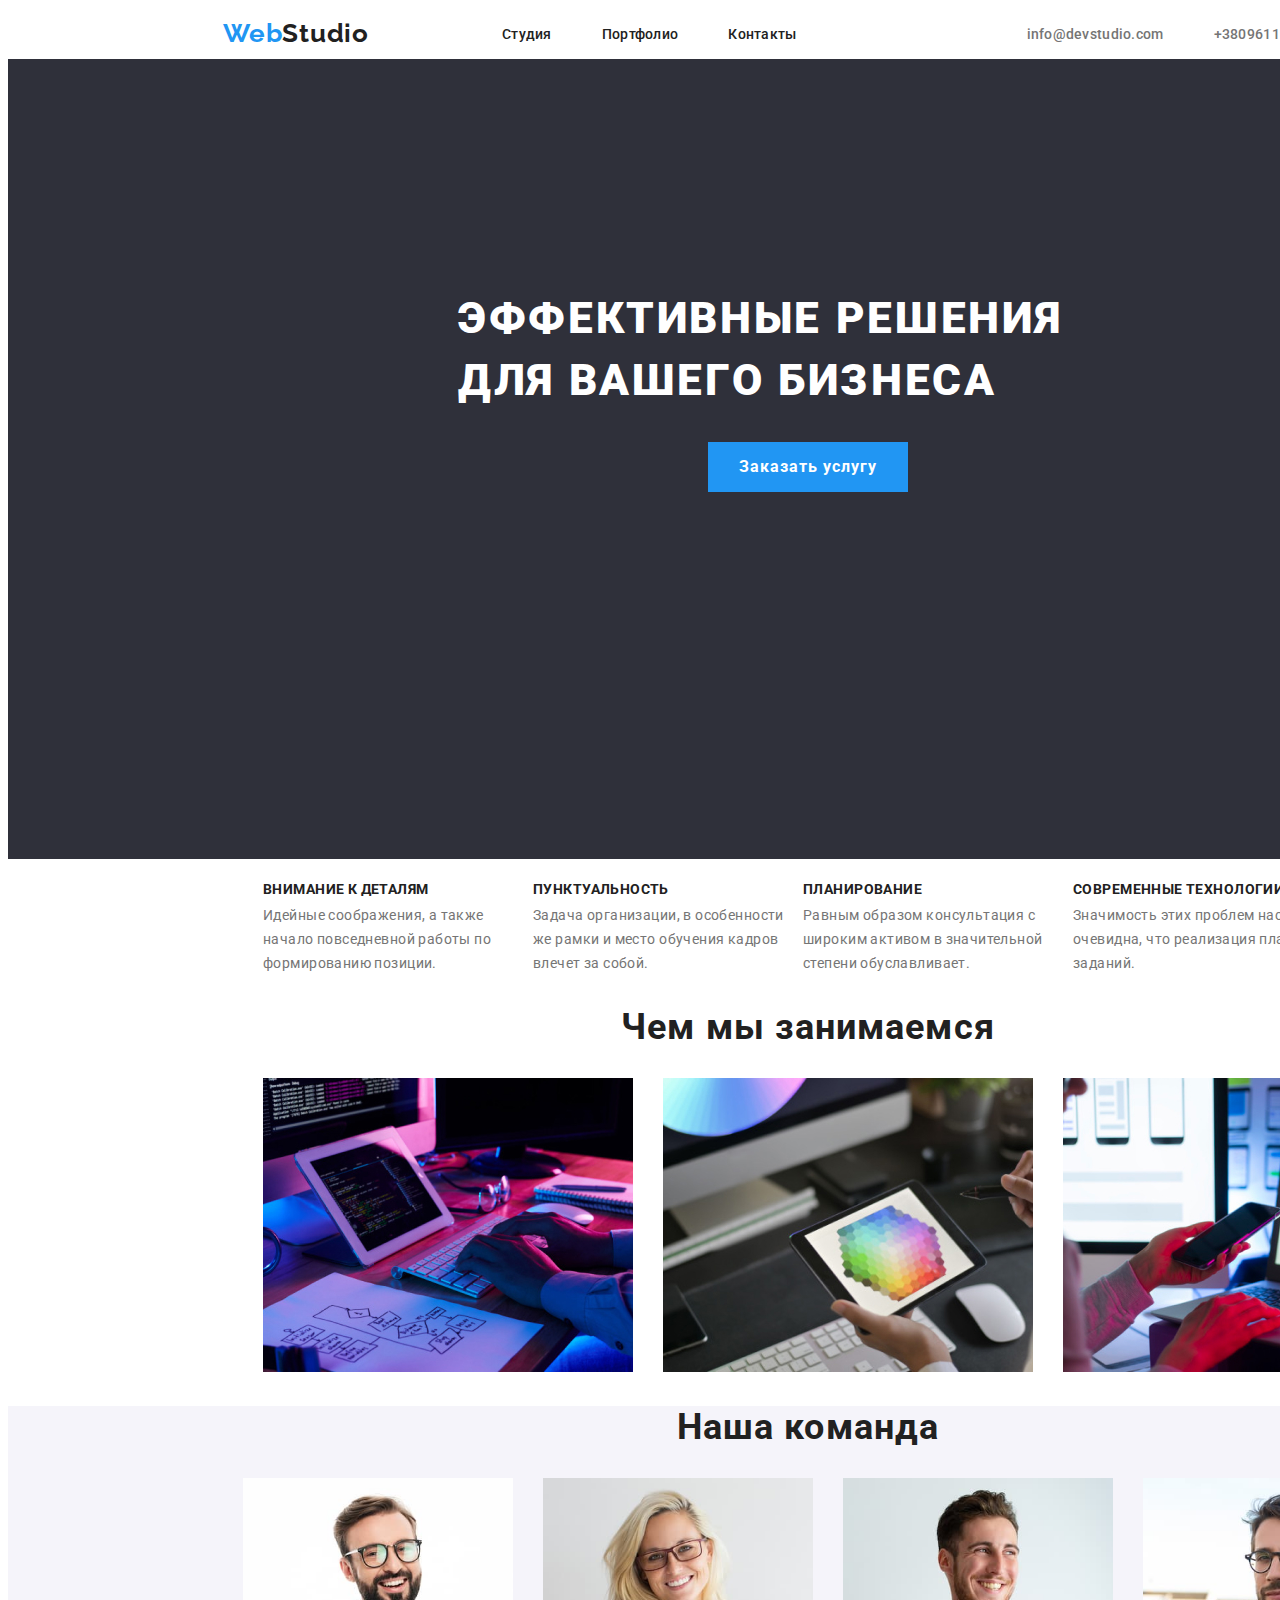
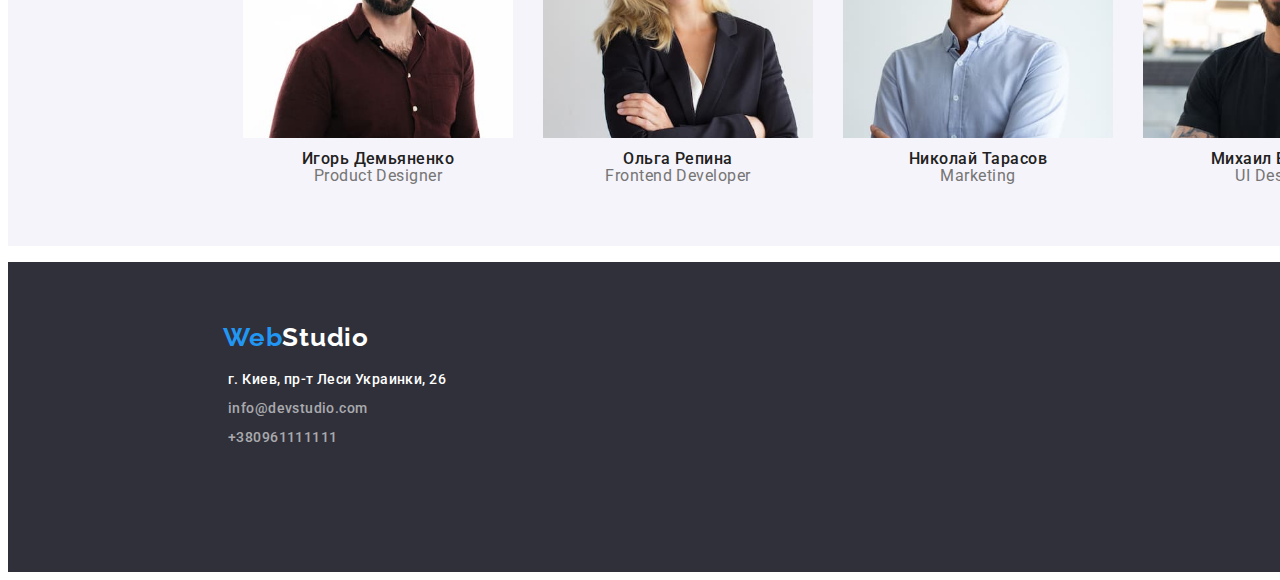
<file: index.html>
<!DOCTYPE html>
<html lang="en">

<head>
    <meta charset="UTF-8" />
    <meta http-equiv="X-UA-Compatible" content="IE=edge" />
    <meta name="viewport" content="width=device-width, initial-scale=1.0" />
    <title>WebStudio</title>
    <link rel="stylesheet" href="./css/styles.css" type="text/css" />
    <link
        href="https://fonts.googleapis.com/css2?family=Raleway:wght@700&family=Roboto:wght@400;500;700;900&display=swap"
        rel="stylesheet">
</head>

<body class="body-class">
    <header class="header-class">
        <nav class="nav-class">
          <a class="logo-header-class">
            <span class="logo-color">Web</span>Studio
          </a>
          <ul class="ul-header-nav-class">
            <li><a href="index.html">Студия</a></li>
            <li><a href="portfolio.html">Портфолио</a></li>
            <li><a href="#">Контакты</a></li>
          </ul>
          <ul class="ul-header-contacts-class">
            <li><a href="mailto:info@devstudio.com">info@devstudio.com</a></li>
            <li><a href="tel:+380961111111">+380961111111</a></li>
          </ul>
        </nav>
      </header>
    <main>
        <section class="solution-class">
            <h1 class="h1-class">ЭФФЕКТИВНЫЕ РЕШЕНИЯ ДЛЯ ВАШЕГО БИЗНЕСА</h1>
            <button type="submit">Заказать услугу</button>
        </section>
        <section class="feature-class">
            <h2>Наша Деятельность</h2>
            <ul class="ul-feature-class">
                <li>
                    <h3>ВНИМАНИЕ К ДЕТАЛЯМ</h3>
                    <p>Идейные соображения, а также начало повседневной работы по формированию позиции.</p>
                </li>
                <li>
                    <h3>ПУНКТУАЛЬНОСТЬ</h3>
                    <p>
                        Задача организации, в особенности же рамки и место обучения кадров влечет за собой.
                    </p>
                </li>
                <li>
                    <h3>ПЛАНИРОВАНИЕ</h3>
                    <p>
                        Равным образом консультация с широким активом в значительной степени обуславливает.
                    </p>
                </li>
                <li>
                    <h3>СОВРЕМЕННЫЕ ТЕХНОЛОГИИ</h3>
                    <p>Значимость этих проблем настолько очевидна, что реализация плановых заданий.</p>
                </li>
            </ul>
        </section>
        <section class="feature-photo-class">
        <h2 class="h2-class">Чем мы занимаемся</h2>
        <ul class="ul-photo-class">
            <li>
                <img src="./images/img1.jpg" width="370" alt="loading..." />
            </li>
            <li>
                <img src="./images/img2.jpg" width="370" alt="loading..." />
            </li>
            <li>
                <img src="./images/img3.jpg" width="370" alt="loading..." />
            </li>
        </ul>
        </section>
        <section class="our-team-class">
            <h2 class="h2-class">Наша команда</h2>
            <ul class="ul-our-team-class">
                <li>
                    <a href="#">
                        <img src="./images/person1.jpg" width="270" alt="loading..." />
                    </a>
                    <h3>Игорь Демьяненко</h3>
                    <p>Product Designer</p>
                </li>
                <li>
                    <a href="#">
                        <img src="./images/person2.jpg" width="270" alt="loading..." />
                    </a>
                    <h3>Ольга Репина</h3>
                    <p>Frontend Developer</p>
                </li>
                <li>
                    <a href="#">
                        <img src="./images/person3.jpg" width="270" alt="loading..." />
                    </a>
                    <h3>Николай Тарасов</h3>
                    <p>Marketing</p>
                </li>
                <li>
                    <a href="#">
                        <img src="./images/person4.jpg" width="270" alt="loading..." />
                    </a>
                    <h3>Михаил Ермаков</h3>
                    <p>UI Designer</p>
                </li>
            </ul>
        </section>
    </main>
    <footer class="footer-class">

        <nav class="nav-footer-class">
            <a class="logo-footer-class">
                <span class="logo-color">Web</span>Studio
            </a>
            <ul class="ul-footer-contacts-class">
                
                <li>
                    <a class="adress-class" href="https://goo.gl/maps/QNoGTg8LNehKVeXf8" target="_blank">г. Киев, пр-т Леси Украинки, 26</a>
                </li>
                <li><a href="mailto:info@devstudio.com">info@devstudio.com</a></li>
                <li><a href="tel:+380961111111">+380961111111</a></li>
            </ul>
        </nav>
    </footer>
</body>

</html>
</file>
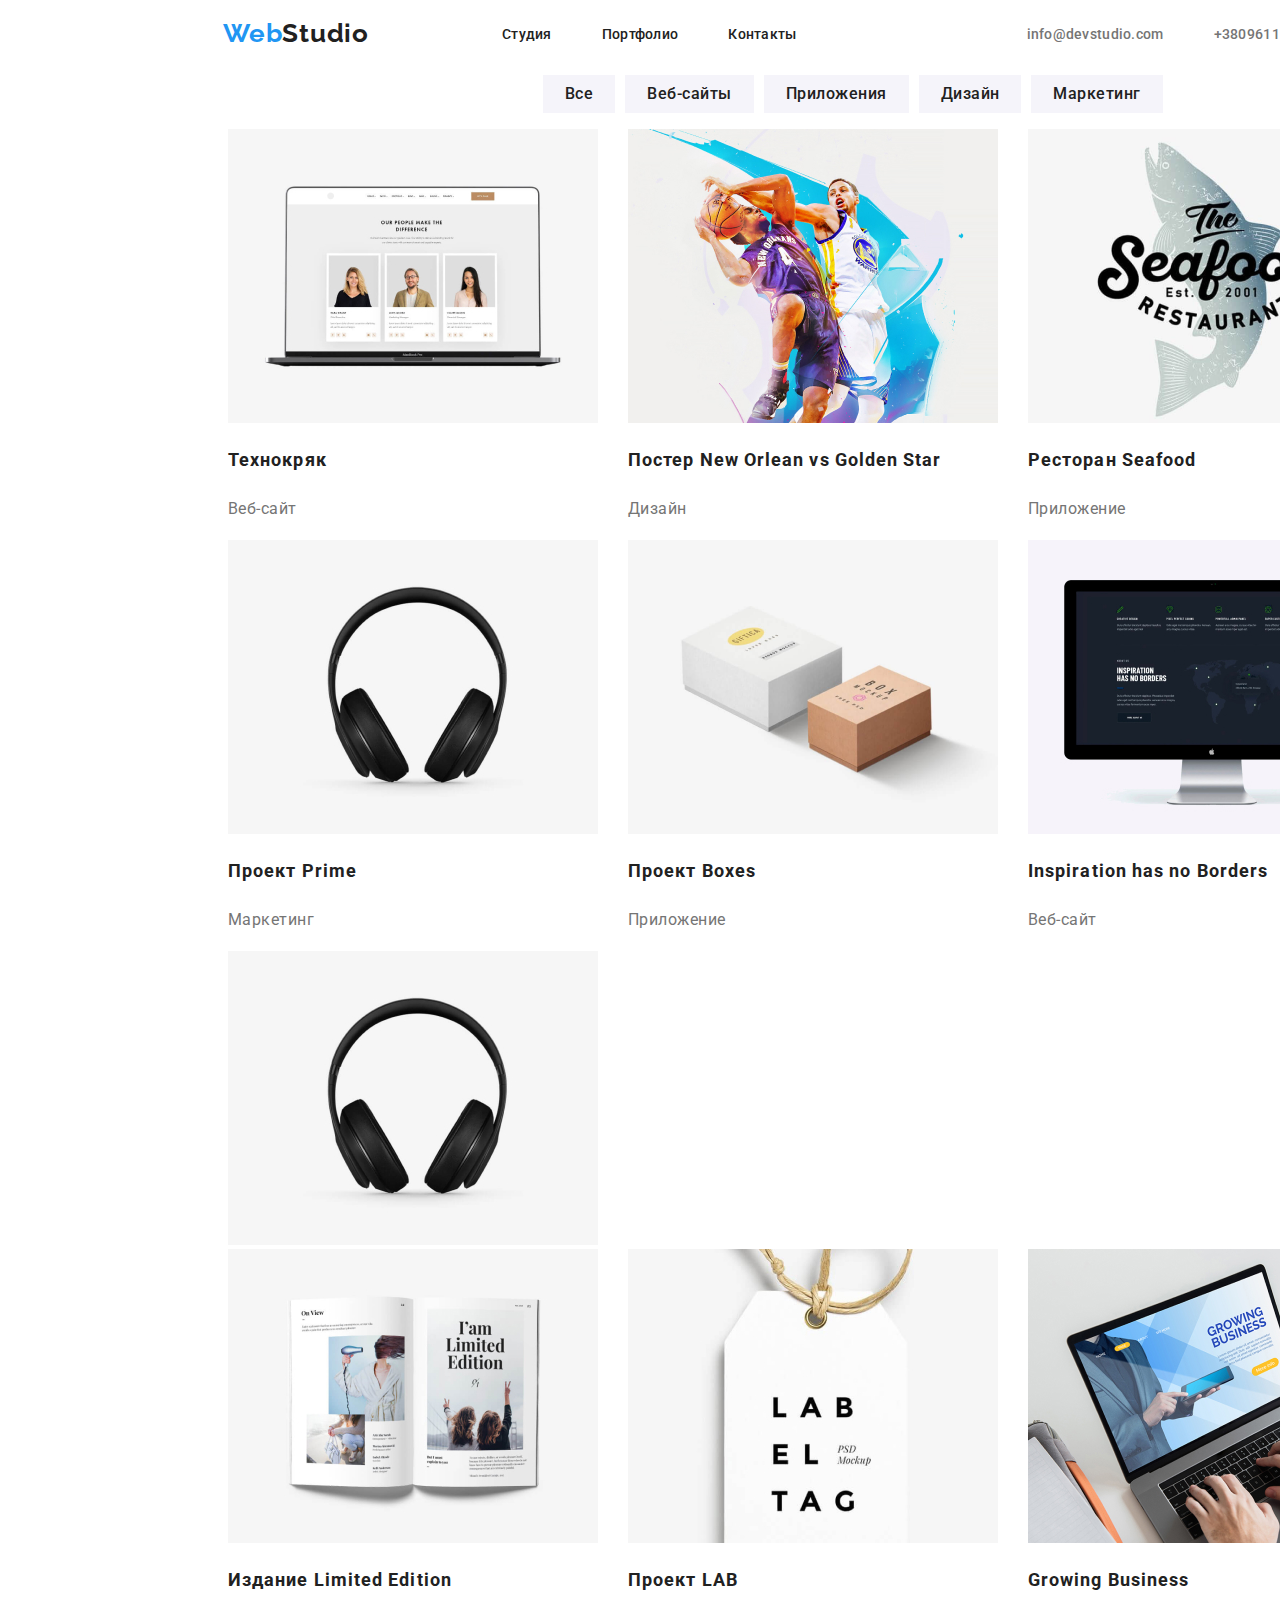
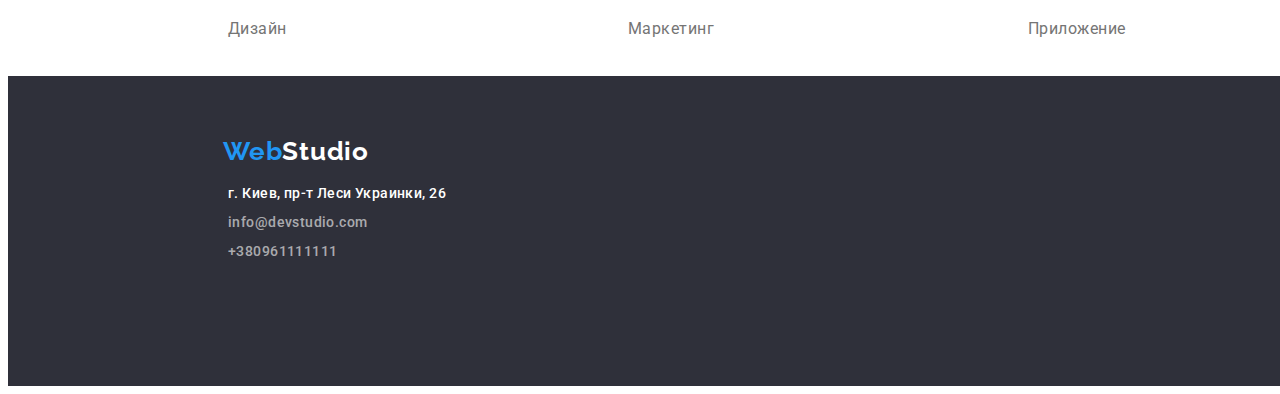
<file: portfolio.html>
<!DOCTYPE html>
<html lang="en">
  <head>
    <meta charset="UTF-8" />
    <meta http-equiv="X-UA-Compatible" content="IE=edge" />
    <meta name="viewport" content="width=device-width, initial-scale=1.0" />
    <title>Portfolio</title>
    <link rel="stylesheet" href="./css/styles.css" type="text/css" />
    <link
      href="https://fonts.googleapis.com/css2?family=Raleway:wght@700&family=Roboto:wght@400;500;700;900&display=swap"
      rel="stylesheet"
    />
  </head>

  <body class="body-class">
    <header class="header-class">
      <nav class="nav-class">
        <a class="logo-header-class">
          <span class="logo-color">Web</span>Studio
        </a>
        <ul class="ul-header-nav-class">
          <li><a href="index.html">Студия</a></li>
          <li><a href="portfolio.html">Портфолио</a></li>
          <li><a href="#">Контакты</a></li>
        </ul>
        <ul class="ul-header-contacts-class">
          <li><a href="mailto:info@devstudio.com">info@devstudio.com</a></li>
          <li><a href="tel:+380961111111">+380961111111</a></li>
        </ul>
      </nav>
    </header>
    <main class="pf-main-class">
      <section class="section-class">
        <h1 class="h1-class">НАШИ РАБОТЫ</h1>
        <ul class="filter-class">
          <li><button type="button">Все</button></li>
          <li><button type="button">Веб-сайты</button></li>
          <li><button type="button">Приложения</button></li>
          <li><button type="button">Дизайн</button></li>
          <li><button type="button">Маркетинг</button></li>
        </ul>
        <ul class="our-work-class">
          <li>
            <a href="#"
              ><img src="./images/imgpf1.jpg" width="370" alt="Loading..." />
              <h2>Технокряк</h2>
              <p>Веб-сайт</p></a
            >
          </li>
          <li>
            <a href="#"
              ><img src="./images/imgpf2.jpg" width="370" alt="Loading..." />
              <h2>Постер New Orlean vs Golden Star</h2>
              <p>Дизайн</p></a
            >
          </li>
          <li>
            <a href="#"
              ><img src="./images/imgpf3.png" width="370" alt="Loading..." />
              <h2>Ресторан Seafood</h2>
              <p>Приложение</p></a
            >
          </li>
          <li>
            <a href="#"
              ><img src="./images/imgpf4.jpg" width="370" alt="Loading..." />
              <h2>Проект Prime</h2>
              <p>Маркетинг</p></a
            >
            <img src="./images/imgpf4.jpg" width="370" alt="Loading..." />
          </li>
          <li>
            <a href=""
              ><img src="./images/imgpf5.png" width="370" alt="Loading..." />
              <h2>Проект Boxes</h2>
              <p>Приложение</p></a
            >
          </li>
          <li>
            <a href=""
              ><img src="./images/imgpf6.jpg" width="370" alt="Loading..." />
              <h2>Inspiration has no Borders</h2>
              <p>Веб-сайт</p>
            </a>
          </li>
          <li>
            <a href=""
              ><img src="./images/imgpf7.jpg" width="370" alt="Loading..." />
              <h2>Издание Limited Edition</h2>
              <p>Дизайн</p></a
            >
          </li>
          <li>
            <a href=""
              ><img src="./images/imgpf8.jpg" width="370" alt="Loading..." />
              <h2>Проект LAB</h2>
              <p>Маркетинг</p></a
            >
          </li>
          <li>
            <a href=""
              ><img src="./images/imgpf9.jpg" width="370" alt="Loading..." />
              <h2>Growing Business</h2>
              <p>Приложение</p></a
            >
          </li>
        </ul>
      </section>
    </main>
    <footer class="footer-class">
      <nav>
        <a class="logo-footer-class">
          <span class="logo-color">Web</span>Studio
        </a>
        <ul class="ul-footer-contacts-class">
          <li>
            <a class="adress-class" href="https://goo.gl/maps/QNoGTg8LNehKVeXf8" target="_blank"
              >г. Киев, пр-т Леси Украинки, 26</a
            >
          </li>
          <li><a href="mailto:info@devstudio.com">info@devstudio.com</a></li>
          <li><a href="tel:+380961111111">+380961111111</a></li>
        </ul>
      </nav>
    </footer>
  </body>
</html>
</file>
<file: css/styles.css>
:root {
  --txt-main-color: #212121;
  --txt-sec-color: #757575;
  --txt-light-color: #ffffff;
  --act-color: #2196f3;
  --bcgr-dark-color: #2f303a;
  --bcgr-light-color: #e5e5e5;
  --bcgr-button-color: #f5f4fa;
  --bcgr-header-color: #ffffff;
}

.body-class {
  color: var(--txt-main-color);
  font-family: "Roboto", sans-serif;
  width: 1600px;
  background: var(--bcgr-header-color);
}

.body-class li {
  list-style-type: none;
}

.logo-header-class {
  font-family: "Raleway";
  font-weight: 700;
  font-size: 26px;
  line-height: 1.2;
  letter-spacing: 0.03em;
  display: block;
  margin-top: auto;
  margin-bottom: auto;
  margin-left: 215px;
}

.ul-header-contacts-class a,
.ul-header-nav-class a {
  text-decoration: none;
  font-size: 14px;
  font-weight: 500;
  line-height: 1.143;
  letter-spacing: 0.02em;
  /*text-shadow: 0px 4px 4px rgba(0, 0, 0, 0.25);*/
}

.ul-header-contacts-class a {
  color: var(--txt-sec-color);
}
.ul-header-nav-class a {
  color: inherit;
}

.nav-class {
  display: flex;
  flex-direction: row;
}

.ul-header-contacts-class {
  display: flex;
  flex-direction: row;
  margin-left: 140px;
}

.ul-header-nav-class {
  display: flex;
  flex-direction: row;
  margin-left: 93px;
}

.ul-header-contacts-class li,
.ul-header-nav-class li {
  margin-right: 50px;
}

.logo-color {
  color: var(--act-color);
}

.solution-class {
  background-color: var(--bcgr-dark-color);
  height: 600px;
  display: block;
  padding-top: 200px;
}

.solution-class .h1-class {
  color: var(--txt-light-color);
  font-weight: 900;
  font-size: 44px;
  line-height: 1.4;
  text-transform: uppercase;
  letter-spacing: 0.06em;
  /*text-align: center;*/

  display: block;
  margin-left: auto;
  margin-right: auto;
  width: 700px;
}

.solution-class button {
  background-color: var(--act-color);
  color: var(--txt-light-color);
  font-family: inherit;
  font-weight: 700;
  font-size: 16px;
  line-height: 1.875;
  text-align: center;
  align-items: center;
  letter-spacing: 0.06em;

  border: 0px;
  width: 200px;
  height: 50px;
  display: block;
  margin-left: auto;
  margin-right: auto;
  margin-top: 30px;
  cursor: pointer;
}

.feature-class h2 {
  display: none;
}

.feature-class {
  width: 1170px;
  height: 101px;
  display: block;
  margin-left: auto;
  margin-right: auto;
}

.ul-feature-class {
  display: flex;
  flex-direction: row;
}

.ul-feature-class li {
  display: block;
  width: 270px;
}

.ul-feature-class h3 {
  font-weight: 700;
  font-size: 14px;
  line-height: 1.143px;
  letter-spacing: 0.03em;
  text-transform: uppercase;
}

.ul-feature-class p {
  color: var(--txt-sec-color);
  font-weight: 400;
  font-size: 14px;
  line-height: 1.714;
  letter-spacing: 0.03em;
}

.feature-photo-class {
  width: 1170px;
  display: block;
  margin-left: auto;
  margin-right: auto;
}

.feature-photo-class h2 {
  font-weight: 700;
  font-size: 36px;
  line-height: 1.167;
  text-align: center;
  letter-spacing: 0.03em;
}

.ul-photo-class li {
  display: block;
  margin-right: 30px;
}

.ul-photo-class {
  display: flex;
  flex-direction: row;
}

.our-team-class {
  background-color: var(--bcgr-button-color);
}

.our-team-class h2 {
  font-weight: 700;
  font-size: 36px;
  line-height: 1.167;
  text-align: center;
  letter-spacing: 0.03em;
}

.our-team-class h3 {
  font-weight: 500;
  font-size: 16px;
  line-height: 1.1875px;
  letter-spacing: 0.03em;
  text-align: center;
}

.our-team-class p {
  color: var(--txt-sec-color);
  font-weight: 400;
  font-size: 16px;
  line-height: 1.1875px;
  letter-spacing: 0.03em;
  text-align: center;
}

.ul-our-team-class li {
  display: block;
  margin-right: 30px;
}

.ul-our-team-class {
  width: 1170px;
  height: 368px;
  display: flex;
  flex-direction: row;
  margin-left: auto;
  margin-right: auto;
}

.pf-main-class button {
  background-color: var(--bcgr-button-color);
  /*box-shadow: 0px 3px 1px rgba(0, 0, 0, 0.1), 0px 1px 2px rgba(0, 0, 0, 0.08),
    0px 2px 2px rgba(0, 0, 0, 0.12);
   border-radius: 4px;*/
  border: 0;

  font-family: inherit;
  color: inherit;
  font-weight: 500;
  font-size: 16px;
  line-height: 1.625;
  text-align: center;
  letter-spacing: 0.03em;
  cursor: pointer;
}

.pf-main-class p {
  color: var(--txt-sec-color);
}

.our-work-class li {
  display: block;
  margin-right: 30px;
}

.our-work-class a {
  text-decoration: none;
  color: inherit;
}

.our-work-class {
  display: flex;
  flex-wrap: wrap;
  margin-left: 180px;
}

.our-work-class h2 {
  font-weight: 700;
  font-size: 18px;
  line-height: 2;
  letter-spacing: 0.06em;
}

.our-work-class p {
  font-weight: 400;
  font-size: 16px;
  line-height: 1.88;
  letter-spacing: 0.03em;
}

.pf-main-class button {
  display: block;
  margin-right: 10px;
  padding: 6px 22px;

  font-size: inherit;
  font-weight: 500;
  font-size: 16px;
  line-height: 1.62;
  text-align: center;
  letter-spacing: 0.03em;
}

.filter-class {
  display: flex;
  flex-direction: row;
  margin-left: 495px;
}

.pf-main-class .h1-class {
  display: none;
}

.pf-main-class button:hover,
.pf-main-class button:focus {
  background-color: var(--act-color);
  color: var(--txt-light-color);
}

.footer-class {
  background-color: var(--bcgr-dark-color);
  height: 250px;
  display: block;
  padding-top: 60px;
}

.footer-class a {
  padding-top: 60px;
  padding-left: 215px;
}

.logo-footer-class {
  font-family: "Raleway";
  font-weight: 700;
  font-size: 26px;
  line-height: 1.2;
  letter-spacing: 0.03em;
  color: var(--txt-light-color);
}

.ul-footer-contacts-class a {
  text-decoration: none;
  color: rgba(255, 255, 255, 0.6);
  font-size: 14px;
  font-weight: 500;
  line-height: 1.143;
  letter-spacing: 0.03em;
}

a.adress-class {
  color: var(--txt-light-color);
}

.footer-class li {
  display: block;
  margin-bottom: 10px;
  margin-left: -35px;
}

/*(.header-class a:hover,
.header-class a:focus,
.footer-class a:hover,
.footer-class a:focus {
  color: var(--act-color);
}*/

.ul-header-nav-class a:hover,
.ul-header-contacts-class a:hover,
.ul-footer-contacts-class a:hover,
.ul-header-nav-class a:focus,
.ul-header-contacts-class a:focus,
.ul-footer-contacts-class a:focus {
  color: var(--act-color);
}
</file>
